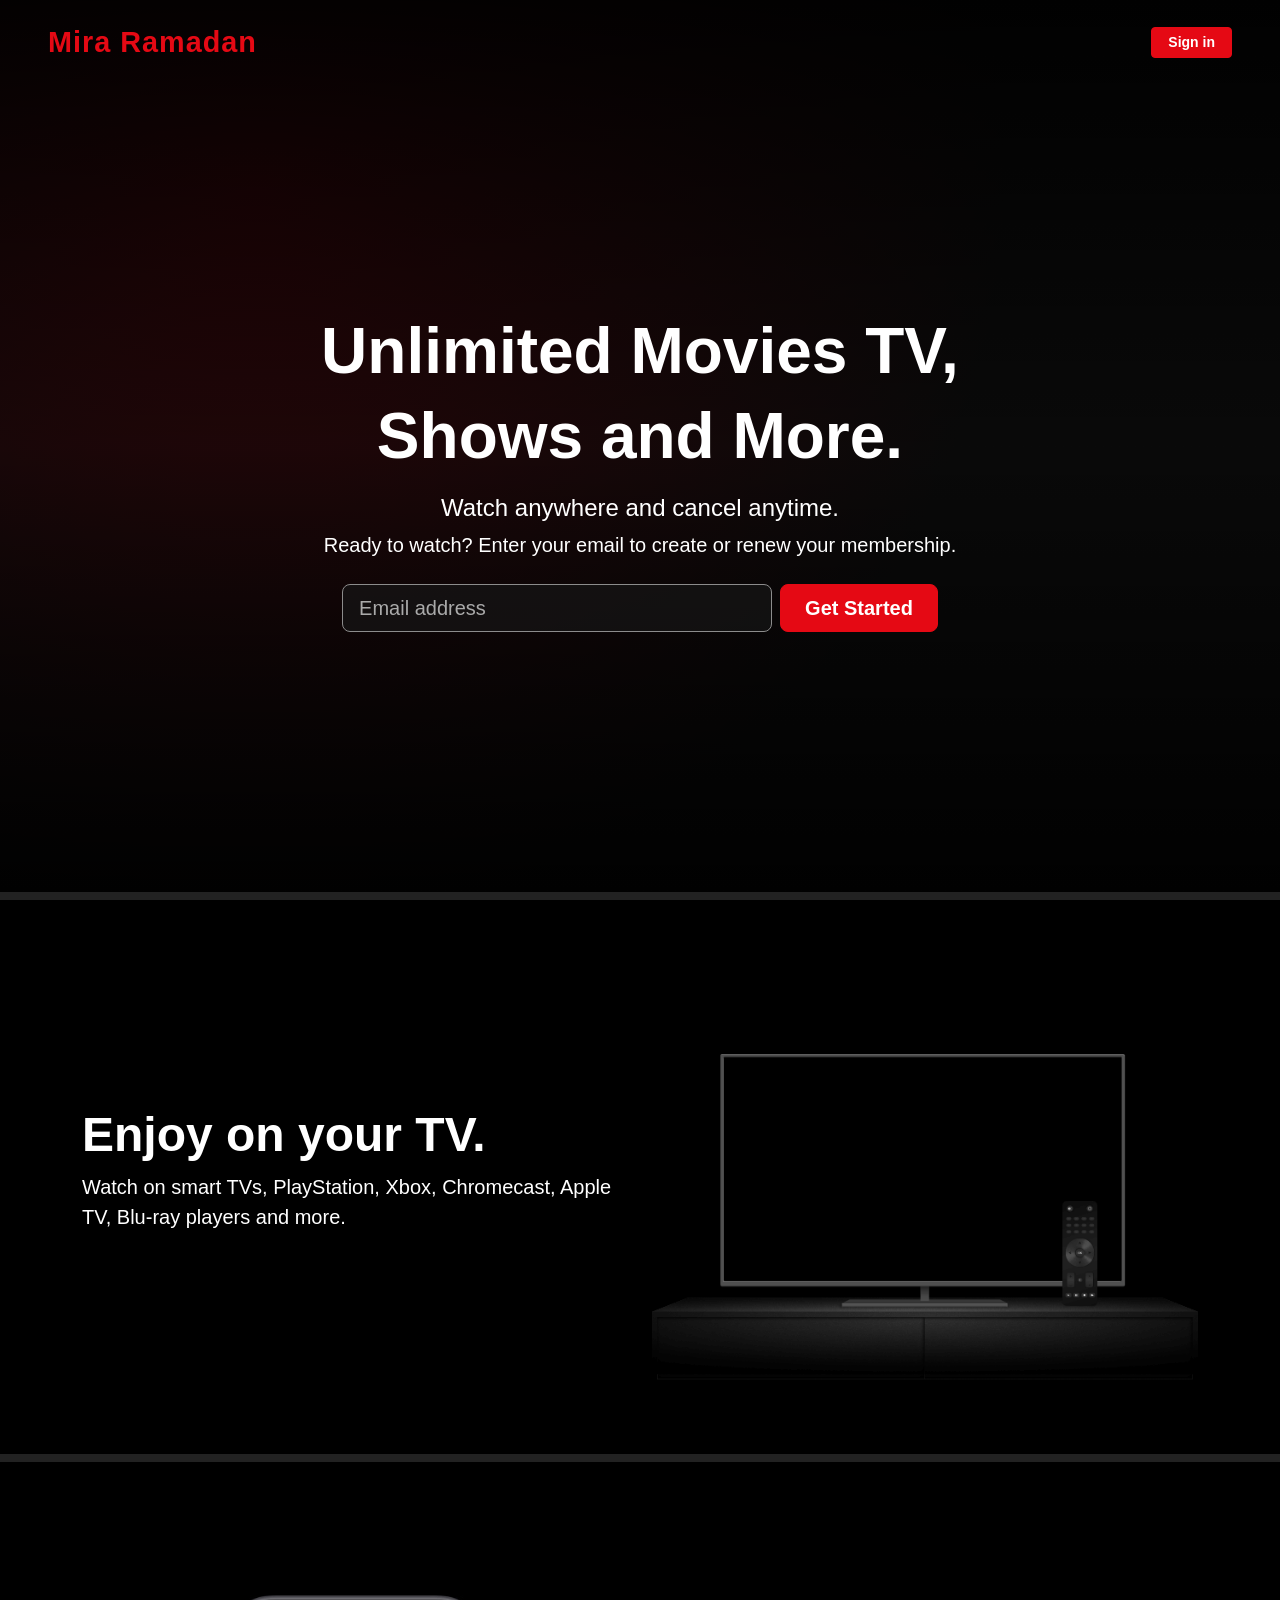
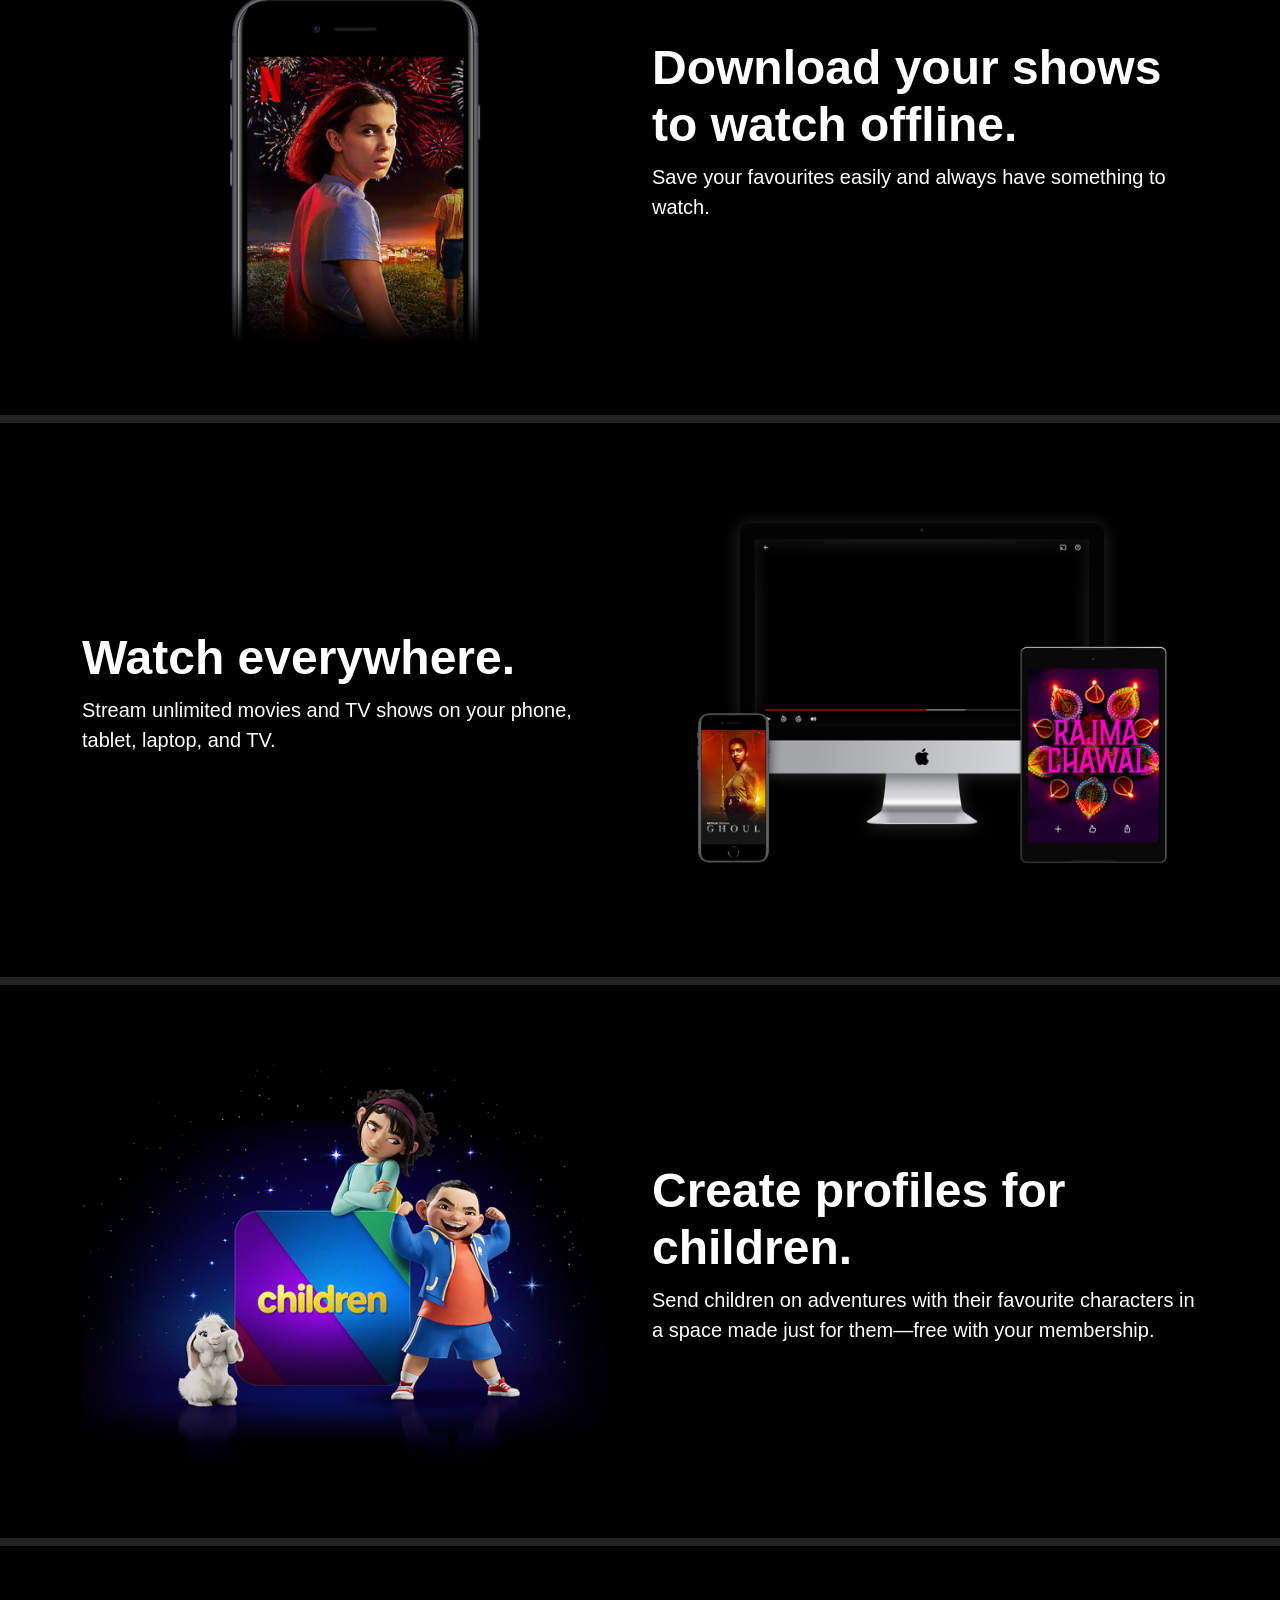
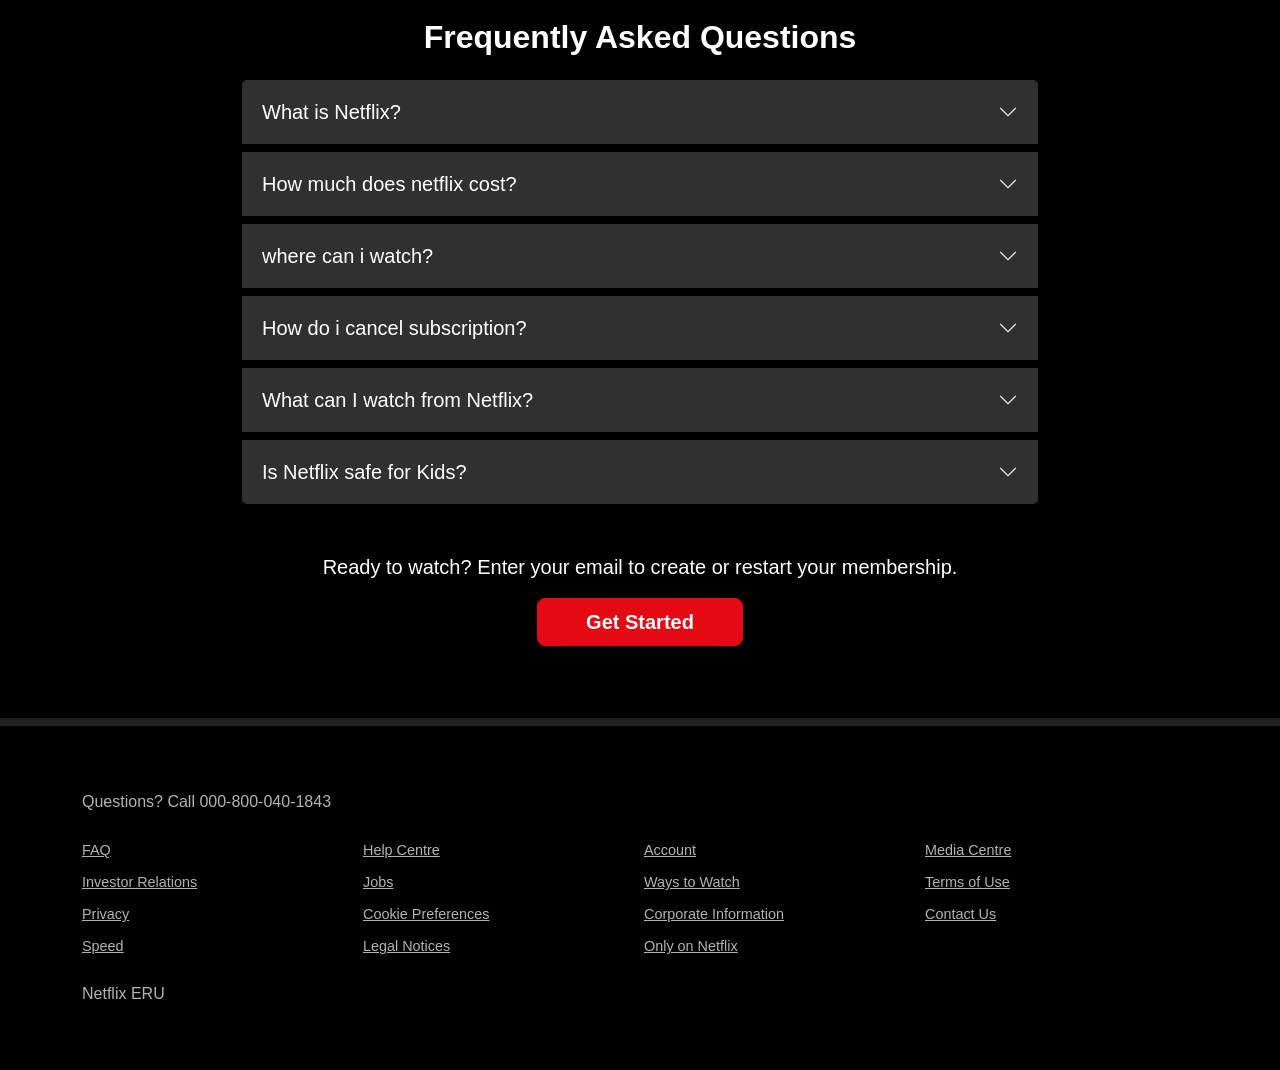
<file: index.html>
<!DOCTYPE html>
<html lang="en">
<head>
  <meta charset="UTF-8">
  <meta name="viewport" content="width=device-width, initial-scale=1.0">
  <title>Main</title>
  <link href="https://cdn.jsdelivr.net/npm/bootstrap@5.3.3/dist/css/bootstrap.min.css" rel="stylesheet">
  <link rel="stylesheet" href="css/style.css">
</head>
<body>

  <!-- Hero + Navbar -->
  <header class="hero">
    <nav class="navbar navbar-dark px-3 px-md-5 py-3">

      <a class="navbar-brand brand-name" href="index.html">Mira Ramadan</a>
      <a class="btn btn-nf btn-sm px-3" href="sign-in.html">Sign in</a>
    </nav>

    <div class="hero-content container text-center text-white">
      <h1 class="display-3 fw-bold">Unlimited Movies TV,</h1>
      <h1 class="display-3 fw-bold mb-3">Shows and More.</h1>
      <p class="fs-4 mb-1">Watch anywhere and cancel anytime.</p>
      <p class="fs-5 mb-4">Ready to watch? Enter your email to create or renew your membership.</p>
      <form class="row g-2 justify-content-center get-started" action="sign-up.html">
        <div class="col-12 col-md-6">
          <input type="email" class="form-control form-control-lg" placeholder="Email address" aria-label="Email address">
        </div>
        <div class="col-12 col-md-auto">
          <button type="submit" class="btn btn-nf btn-lg px-4">Get Started</button>
        </div>
      </form>
    </div>
  </header>

  <!-- Feature sections -->
  <section class="feature">
    <div class="container">
      <div class="row align-items-center text-center text-md-start">
        <div class="col-md-6">
          <h2 class="display-5 fw-bold">Enjoy on your TV.</h2>
          <p class="fs-5">Watch on smart TVs, PlayStation, Xbox, Chromecast, Apple TV, Blu-ray players and more.</p>
        </div>
        <div class="col-md-6"><img src="Images/tv.png" class="img-fluid" alt="TV"></div>
      </div>
    </div>
  </section>

  <section class="feature">
    <div class="container">
      <div class="row align-items-center text-center text-md-start flex-md-row-reverse">
        <div class="col-md-6">
          <h2 class="display-5 fw-bold">Download your shows to watch offline.</h2>
          <p class="fs-5">Save your favourites easily and always have something to watch.</p>
        </div>
        <div class="col-md-6"><img src="Images/mobile-0819.jpg" class="img-fluid" alt="Mobile"></div>
      </div>
    </div>
  </section>

  <section class="feature">
    <div class="container">
      <div class="row align-items-center text-center text-md-start">
        <div class="col-md-6">
          <h2 class="display-5 fw-bold">Watch everywhere.</h2>
          <p class="fs-5">Stream unlimited movies and TV shows on your phone, tablet, laptop, and TV.</p>
        </div>
        <div class="col-md-6"><img src="Images/device-pile-in.png" class="img-fluid" alt="Devices"></div>
      </div>
    </div>
  </section>

  <section class="feature">
    <div class="container">
      <div class="row align-items-center text-center text-md-start flex-md-row-reverse">
        <div class="col-md-6">
          <h2 class="display-5 fw-bold">Create profiles for children.</h2>
          <p class="fs-5">Send children on adventures with their favourite characters in a space made just for them—free with your membership.</p>
        </div>
        <div class="col-md-6"><img src="Images/p6.png" class="img-fluid" alt="Kids profiles"></div>
      </div>
    </div>
  </section>

  <!-- FAQ -->
  <section class="feature">
    <div class="container faq">
      <h2 class="text-center fw-bold mb-4">Frequently Asked Questions</h2>
      <div class="accordion" id="faqAccordion">

        <div class="accordion-item">
          <h3 class="accordion-header">
            <button class="accordion-button collapsed" type="button" data-bs-toggle="collapse" data-bs-target="#q1">What is Netflix?</button>
          </h3>
          <div id="q1" class="accordion-collapse collapse" data-bs-parent="#faqAccordion">
            <div class="accordion-body">
              <p>Netflix is a streaming service that offers a wide variety of award-winning TV shows, movies, anime, documentaries and more – on thousands of internet-connected devices.</p>
              <p class="mb-0">You can watch as much as you want, whenever you want, without a single ad – all for one low monthly price. There's always something new to discover, and new TV shows and movies are added every week!</p>
            </div>
          </div>
        </div>

        <div class="accordion-item">
          <h3 class="accordion-header">
            <button class="accordion-button collapsed" type="button" data-bs-toggle="collapse" data-bs-target="#q2">How much does netflix cost?</button>
          </h3>
          <div id="q2" class="accordion-collapse collapse" data-bs-parent="#faqAccordion">
            <div class="accordion-body">Watch Netflix on your smartphone, tablet, Smart TV, laptop, or streaming device, all for one fixed monthly fee. Plans range from ₹ 199 to ₹ 799 a month. No extra costs, no contracts</div>
          </div>
        </div>

        <div class="accordion-item">
          <h3 class="accordion-header">
            <button class="accordion-button collapsed" type="button" data-bs-toggle="collapse" data-bs-target="#q3">where can i watch?</button>
          </h3>
          <div id="q3" class="accordion-collapse collapse" data-bs-parent="#faqAccordion">
            <div class="accordion-body">
              <p>Watch anywhere, anytime, on an unlimited number of devices. Sign in with your Netflix account to watch instantly on the web at netflix.com from your personal computer or on any internet-connected device that offers the Netflix app, including smart TVs, smartphones, tablets, streaming media players and game consoles.</p>
              <p class="mb-0">You can also download your favourite shows with the iOS, Android, or Windows 10 app. Use downloads to watch while you're on the go and without an internet connection. Take Netflix with you anywhere.</p>
            </div>
          </div>
        </div>

        <div class="accordion-item">
          <h3 class="accordion-header">
            <button class="accordion-button collapsed" type="button" data-bs-toggle="collapse" data-bs-target="#q4">How do i cancel subscription?</button>
          </h3>
          <div id="q4" class="accordion-collapse collapse" data-bs-parent="#faqAccordion">
            <div class="accordion-body">Netflix is flexible. There are no annoying contracts and no commitments. You can easily cancel your account online in two clicks. There are no cancellation fees – start or stop your account anytime.</div>
          </div>
        </div>

        <div class="accordion-item">
          <h3 class="accordion-header">
            <button class="accordion-button collapsed" type="button" data-bs-toggle="collapse" data-bs-target="#q5">What can I watch from Netflix?</button>
          </h3>
          <div id="q5" class="accordion-collapse collapse" data-bs-parent="#faqAccordion">
            <div class="accordion-body">Netflix has an extensive library of feature films, documentaries, TV shows, anime, award-winning Netflix originals, and more. Watch as much as you want, anytime you want.</div>
          </div>
        </div>

        <div class="accordion-item">
          <h3 class="accordion-header">
            <button class="accordion-button collapsed" type="button" data-bs-toggle="collapse" data-bs-target="#q6">Is Netflix safe for Kids?</button>
          </h3>
          <div id="q6" class="accordion-collapse collapse" data-bs-parent="#faqAccordion">
            <div class="accordion-body">
              <p>The Netflix Kids experience is included in your membership to give parents control while kids enjoy family-friendly TV shows and films in their own space.</p>
              <p class="mb-0">Kids profiles come with PIN-protected parental controls that let you restrict the maturity rating of content kids can watch and block specific titles you don’t want kids to see.</p>
            </div>
          </div>
        </div>

      </div>

      <div class="text-center mt-5 text-white">
        <p class="fs-5">Ready to watch? Enter your email to create or restart your membership.</p>
        <a href="sign-up.html" class="btn btn-nf btn-lg px-5">Get Started</a>
      </div>
    </div>
  </section>

  <!-- Footer -->
  <footer class="site-footer">
    <div class="container">
      <p class="mb-4">Questions? Call 000-800-040-1843</p>
      <div class="row row-cols-2 row-cols-md-4 g-2">
        <div class="col"><a href="#">FAQ</a></div>
        <div class="col"><a href="#">Help Centre</a></div>
        <div class="col"><a href="#">Account</a></div>
        <div class="col"><a href="#">Media Centre</a></div>
        <div class="col"><a href="#">Investor Relations</a></div>
        <div class="col"><a href="#">Jobs</a></div>
        <div class="col"><a href="#">Ways to Watch</a></div>
        <div class="col"><a href="#">Terms of Use</a></div>
        <div class="col"><a href="#">Privacy</a></div>
        <div class="col"><a href="#">Cookie Preferences</a></div>
        <div class="col"><a href="#">Corporate Information</a></div>
        <div class="col"><a href="#">Contact Us</a></div>
        <div class="col"><a href="#">Speed</a></div>
        <div class="col"><a href="#">Legal Notices</a></div>
        <div class="col"><a href="#">Only on Netflix</a></div>
      </div>
      <p class="mt-4 mb-0">Netflix ERU</p>
    </div>
  </footer>

  <script src="https://cdn.jsdelivr.net/npm/bootstrap@5.3.3/dist/js/bootstrap.bundle.min.js"></script>
</body>
</html>
</file>
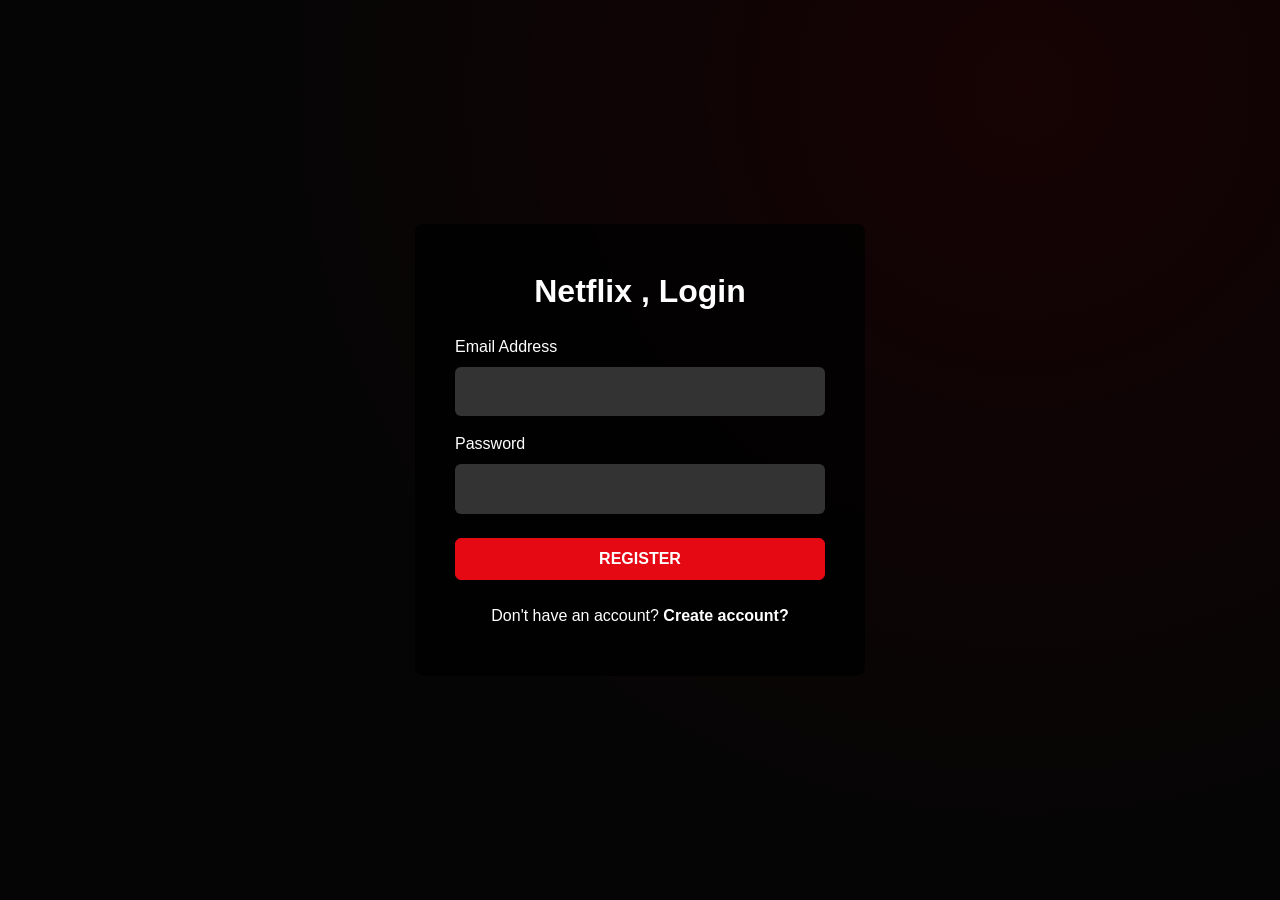
<file: sign-in.html>
<!DOCTYPE html>
<html lang="en">
<head>
  <meta charset="UTF-8">
  <meta name="viewport" content="width=device-width, initial-scale=1.0">
  <title>Sign in page</title>
  <link href="https://cdn.jsdelivr.net/npm/bootstrap@5.3.3/dist/css/bootstrap.min.css" rel="stylesheet">
  <link rel="stylesheet" href="css/style.css">
</head>
<body class="auth-page">
  <main class="auth-card">
    <h1 class="h2 fw-bold mb-4 text-center">Netflix , Login</h1>
    <form id="loginForm" novalidate>
      <div class="mb-3">
        <label for="email" class="form-label">Email Address</label>
        <input type="email" class="form-control" id="email" required>
        <div class="invalid-feedback">Please enter a valid email.</div>
      </div>
      <div class="mb-4">
        <label for="password" class="form-label">Password</label>
        <input type="password" class="form-control" id="password" required minlength="6">
        <div class="invalid-feedback">Password must be at least 6 characters.</div>
      </div>
      <div id="msg" class="alert d-none" role="alert"></div>
      <button type="submit" class="btn btn-nf w-100 py-2">REGISTER</button>
    </form>
    <p class="mt-4 mb-0 text-center">Don't have an account? <a href="sign-up.html">Create account?</a></p>
  </main>
  <script src="js/auth.js"></script>
</body>
</html>
</file>
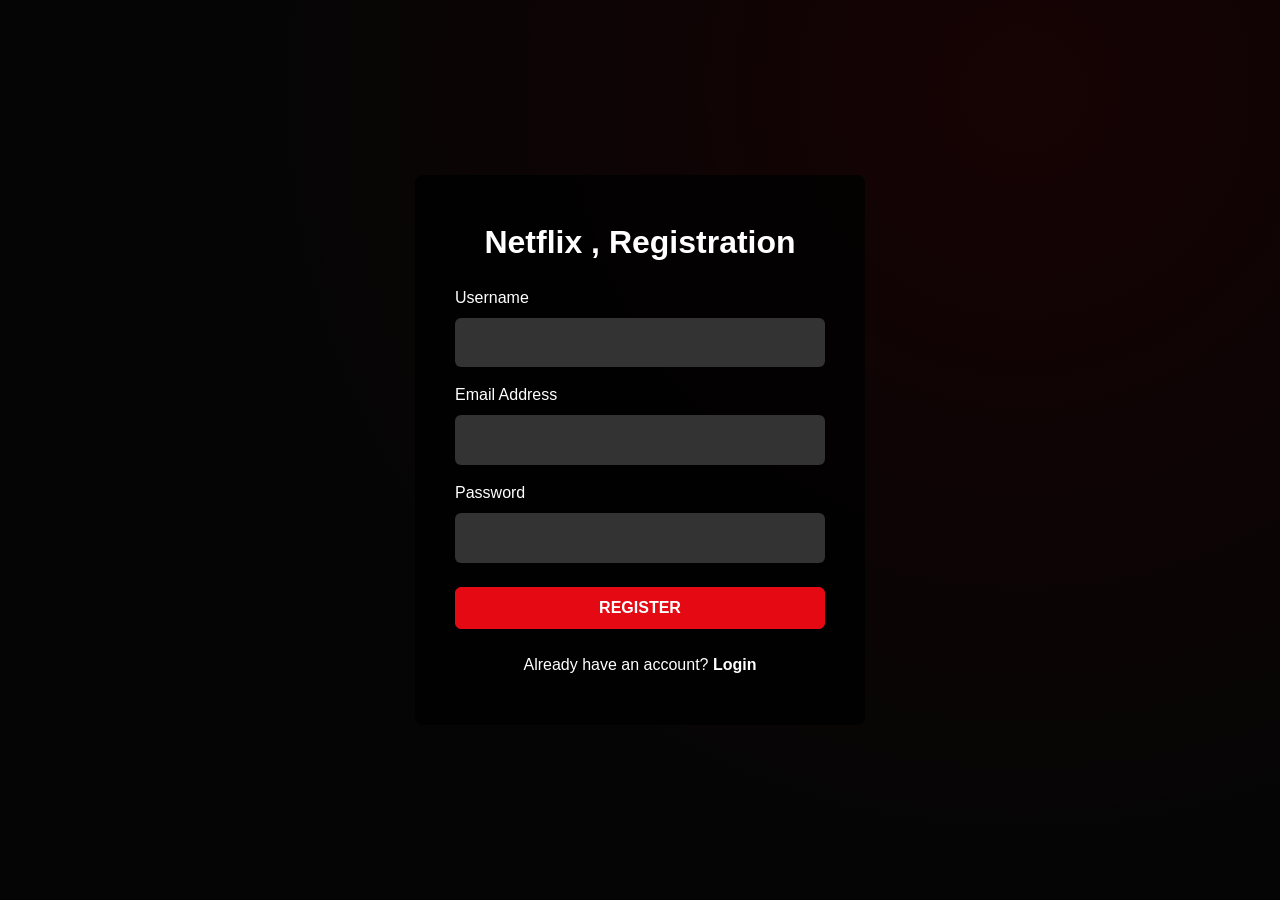
<file: sign-up.html>
<!DOCTYPE html>
<html lang="en">
<head>
  <meta charset="UTF-8">
  <meta name="viewport" content="width=device-width, initial-scale=1.0">
  <title>Sign up page</title>
  <link href="https://cdn.jsdelivr.net/npm/bootstrap@5.3.3/dist/css/bootstrap.min.css" rel="stylesheet">
  <link rel="stylesheet" href="css/style.css">
</head>
<body class="auth-page">
  <main class="auth-card">
    <h1 class="h2 fw-bold mb-4 text-center">Netflix , Registration</h1>
    <form id="registerForm" novalidate>
      <div class="mb-3">
        <label for="username" class="form-label">Username</label>
        <input type="text" class="form-control" id="username" required minlength="3">
        <div class="invalid-feedback">Username must be at least 3 characters.</div>
      </div>
      <div class="mb-3">
        <label for="email" class="form-label">Email Address</label>
        <input type="email" class="form-control" id="email" required>
        <div class="invalid-feedback">Please enter a valid email.</div>
      </div>
      <div class="mb-4">
        <label for="password" class="form-label">Password</label>
        <input type="password" class="form-control" id="password" required minlength="6">
        <div class="invalid-feedback">Password must be at least 6 characters.</div>
      </div>
      <div id="msg" class="alert d-none" role="alert"></div>
      <button type="submit" class="btn btn-nf w-100 py-2">REGISTER</button>
    </form>
    <p class="mt-4 mb-0 text-center">Already have an account? <a href="sign-in.html">Login</a></p>
  </main>
  <script src="js/auth.js"></script>
</body>
</html>
</file>
<file: css/style.css>
:root {
  --nf-red: #e50914;
  --nf-red-dark: #b20710;
  --nf-black: #000;
  --nf-bg: #141414;
}

body {
  background: var(--nf-black);
  color: #fff;
  font-family: "Helvetica Neue", Helvetica, Arial, sans-serif;
}

a { color: #fff; }

.btn-nf {
  background: var(--nf-red);
  border-color: var(--nf-red);
  color: #fff;
  font-weight: 600;
}
.btn-nf:hover, .btn-nf:focus {
  background: var(--nf-red-dark);
  border-color: var(--nf-red-dark);
  color: #fff;
}

.brand-name {
  color: var(--nf-red) !important;
  font-weight: 800;
  font-size: 1.8rem;
  letter-spacing: 1px;
}

/* Hero */
.hero {
  min-height: 100vh;
  display: flex;
  flex-direction: column;
  background:
    linear-gradient(to top, rgba(0,0,0,.95), rgba(0,0,0,.55) 50%, rgba(0,0,0,.95)),
    radial-gradient(circle at 20% 20%, #5a0a10 0%, #141414 60%);
  border-bottom: 8px solid #222;
}
.hero nav { display: flex; justify-content: space-between; align-items: center; }
.hero-content {
  flex: 1;
  display: flex;
  flex-direction: column;
  justify-content: center;
  padding: 2rem 1rem 4rem;
  max-width: 900px;
}
.get-started input { background: rgba(22,22,22,.7); color: #fff; border: 1px solid #8c8c8c; }
.get-started input::placeholder { color: #aaa; }

/* Features */
.feature {
  padding: 4.5rem 0;
  border-bottom: 8px solid #222;
  background: var(--nf-black);
}

/* FAQ */
.faq { max-width: 820px; }
.accordion {
  --bs-accordion-bg: #303030;
  --bs-accordion-color: #fff;
  --bs-accordion-border-color: #000;
  --bs-accordion-btn-color: #fff;
  --bs-accordion-btn-bg: #303030;
  --bs-accordion-active-bg: #414141;
  --bs-accordion-active-color: #fff;
  --bs-accordion-btn-focus-box-shadow: none;
}
.accordion-item { margin-bottom: 8px; border: 0; }
.accordion-button { font-size: 1.25rem; padding: 1.25rem; }
.accordion-button::after { filter: invert(1); }

/* Footer */
.site-footer { padding: 4rem 0; color: #b3b3b3; background: var(--nf-black); }
.site-footer a { color: #b3b3b3; font-size: .9rem; }
.site-footer a:hover { text-decoration: underline; }

/* Auth pages */
.auth-page {
  min-height: 100vh;
  display: flex;
  align-items: center;
  justify-content: center;
  padding: 1rem;
  background:
    linear-gradient(rgba(0,0,0,.75), rgba(0,0,0,.75)),
    radial-gradient(circle at 80% 10%, #5a0a10 0%, #141414 60%);
}
.auth-card {
  width: 100%;
  max-width: 450px;
  background: rgba(0,0,0,.8);
  border-radius: 8px;
  padding: 3rem 2.5rem;
}
.auth-card .form-control {
  background: #333;
  border: 0;
  color: #fff;
  padding: .8rem 1rem;
}
.auth-card .form-control:focus {
  background: #454545;
  color: #fff;
  box-shadow: 0 0 0 2px var(--nf-red);
}
.auth-card a { text-decoration: none; font-weight: 600; }
.auth-card a:hover { text-decoration: underline; }

@media (max-width: 576px) {
  .auth-card { padding: 2rem 1.25rem; }
  .hero h1 { font-size: 2.2rem; }
}
</file>
